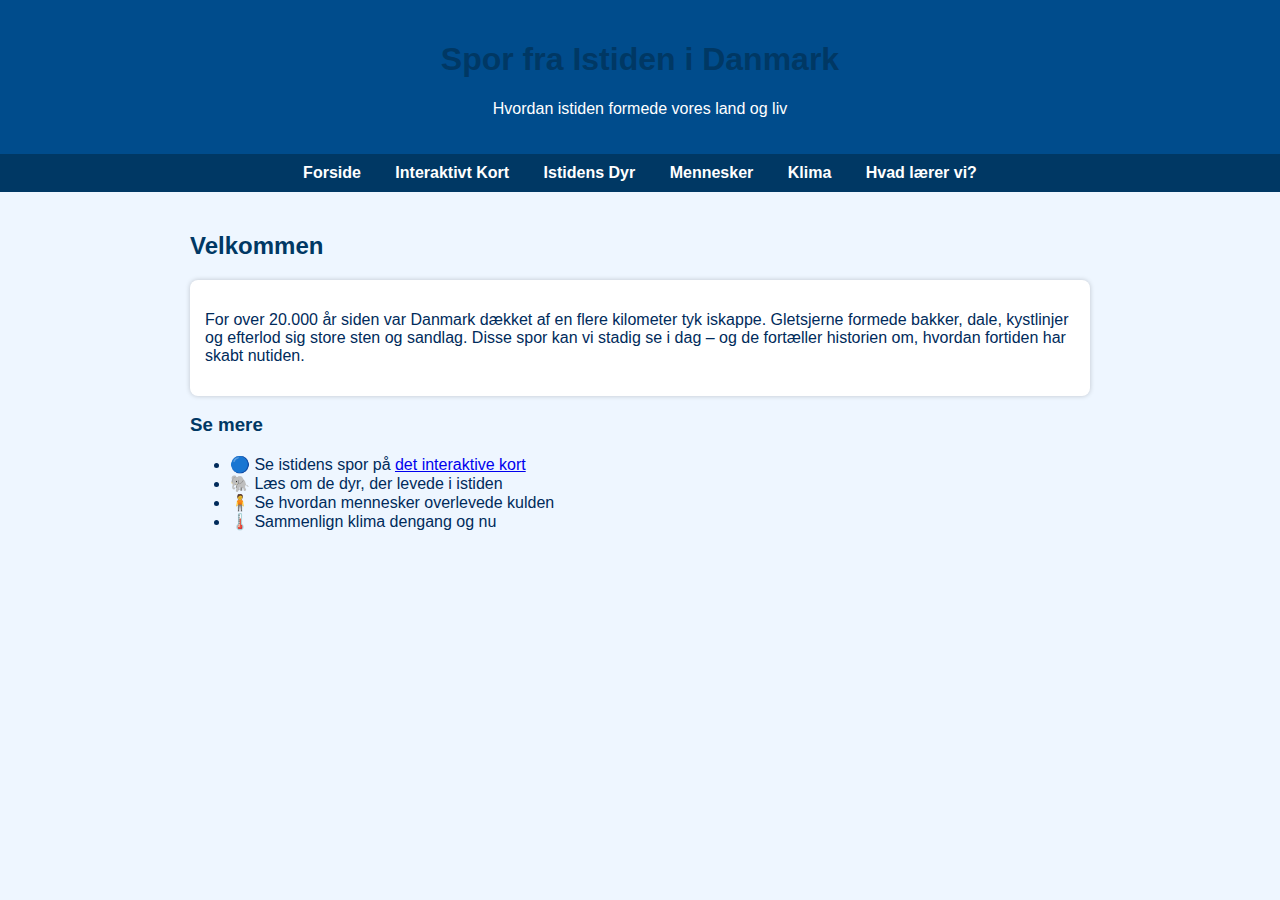
<file: index.html>
<!DOCTYPE html>
<html lang="da">
<head>
    <meta charset="UTF-8">
    <title>Spor fra Istiden i Danmark</title>
    <link rel="stylesheet" href="style.css">
</head>
<body>

<header>
    <h1>Spor fra Istiden i Danmark</h1>
    <p>Hvordan istiden formede vores land og liv</p>
</header>

<nav>
    <a href="index.html">Forside</a>
    <a href="kort.html">Interaktivt Kort</a>
    <a href="dyr.html">Istidens Dyr</a>
    <a href="mennesker.html">Mennesker</a>
    <a href="klima.html">Klima</a>
    <a href="laering.html">Hvad lærer vi?</a>
</nav>

<div class="container">
    <h2>Velkommen</h2>
    <div class="card">
        <p>For over 20.000 år siden var Danmark dækket af en flere kilometer tyk iskappe. 
        Gletsjerne formede bakker, dale, kystlinjer og efterlod sig store sten og sandlag. 
        Disse spor kan vi stadig se i dag – og de fortæller historien om, hvordan fortiden har skabt nutiden.</p>
    </div>

    <h3>Se mere</h3>
    <ul>
        <li>🔵 Se istidens spor på <a href="kort.html">det interaktive kort</a></li>
        <li>🐘 Læs om de dyr, der levede i istiden</li>
        <li>🧍 Se hvordan mennesker overlevede kulden</li>
        <li>🌡️ Sammenlign klima dengang og nu</li>
    </ul>
</div>

</body>
</html>
</file>
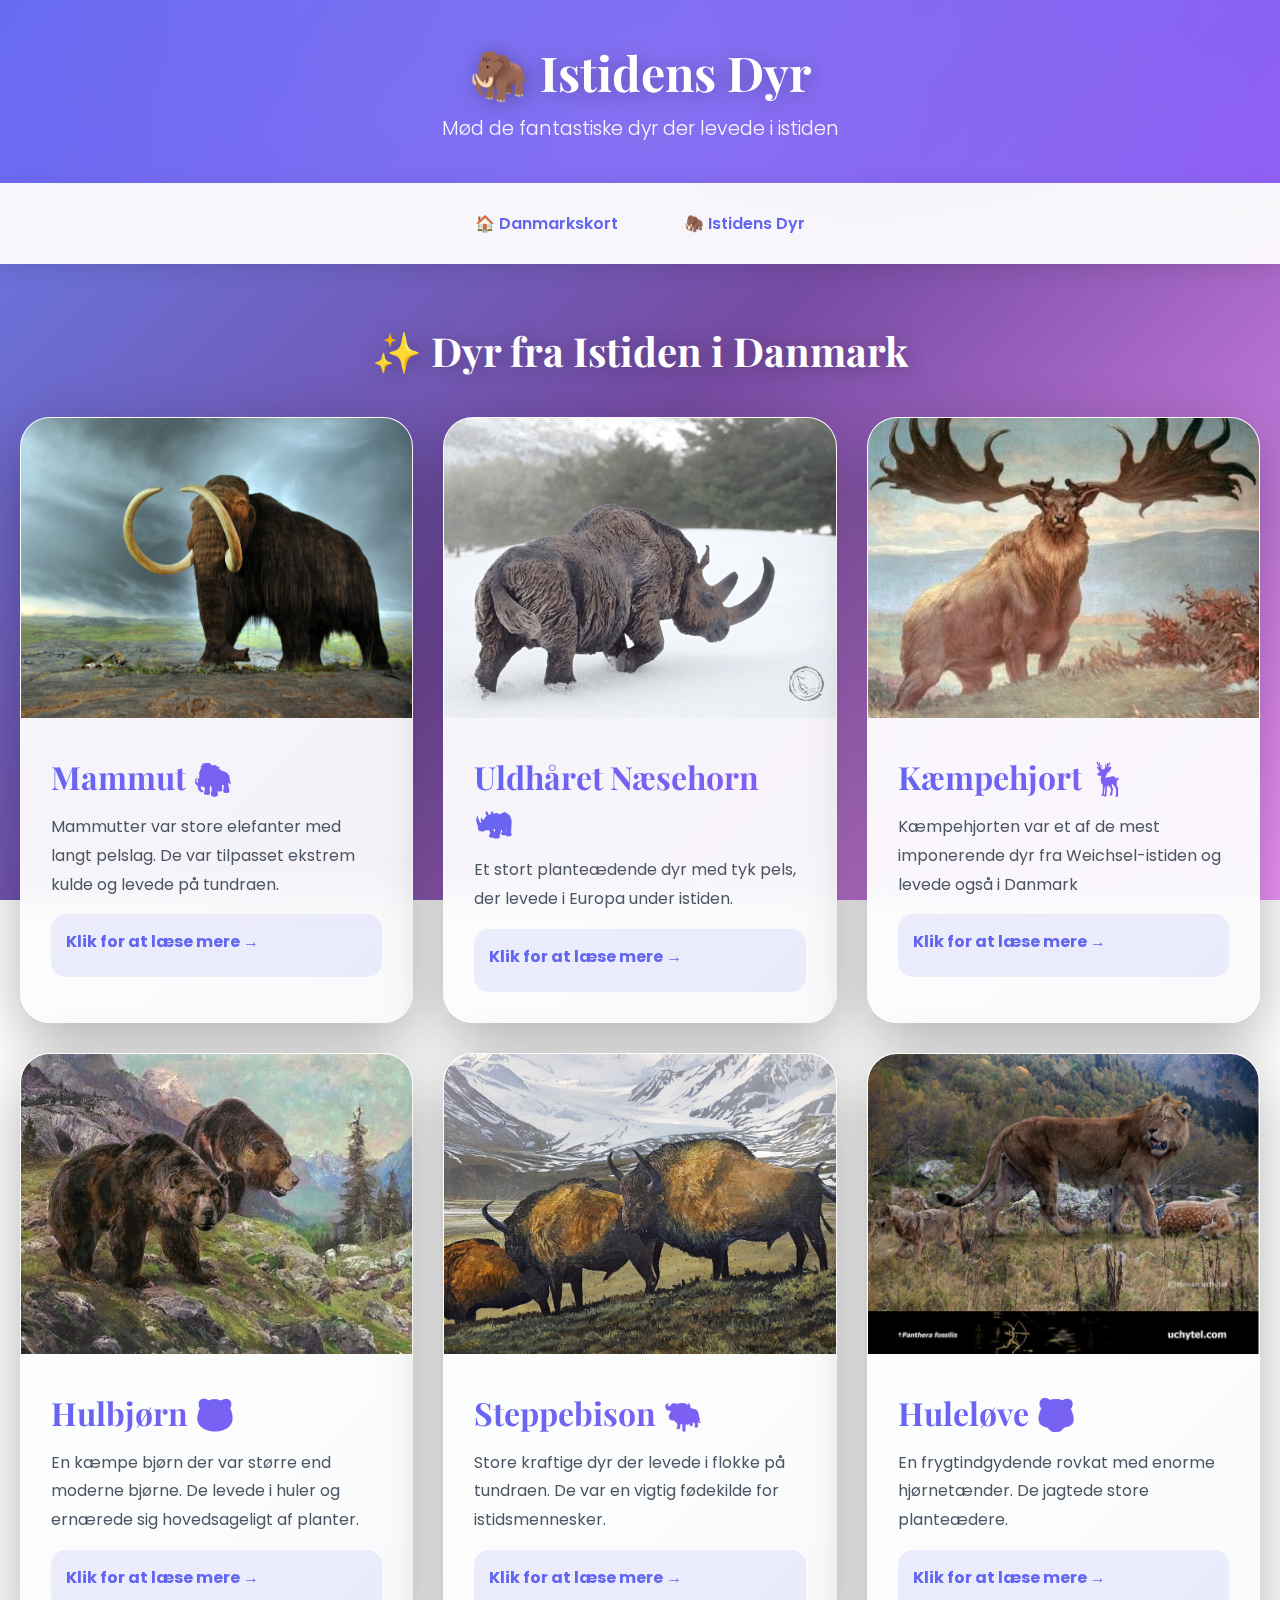
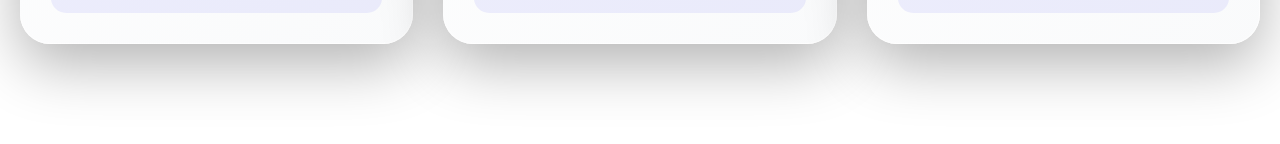
<file: dyr.html>
<!DOCTYPE html>
<html lang="da">
<head>
    <meta charset="UTF-8">
    <meta name="viewport" content="width=device-width, initial-scale=1.0">
    <title>Istidens Dyr</title>
    <link href="https://fonts.googleapis.com/css2?family=Poppins:wght@300;400;600;700&family=Playfair+Display:wght@700&display=swap" rel="stylesheet">
    <style>
        * {
            margin: 0;
            padding: 0;
            box-sizing: border-box;
        }
        
        body {
            font-family: 'Poppins', sans-serif;
            background: linear-gradient(135deg, #667eea 0%, #764ba2 50%, #f093fb 100%);
            background-attachment: fixed;
            color: #2d3748;
            min-height: 100vh;
        }
        
        header {
            background: linear-gradient(135deg, rgba(99, 102, 241, 0.95) 0%, rgba(139, 92, 246, 0.95) 100%);
            backdrop-filter: blur(10px);
            color: white;
            padding: 40px 20px;
            text-align: center;
            box-shadow: 0 10px 40px rgba(0, 0, 0, 0.3);
            position: relative;
            overflow: hidden;
        }
        
        header::before {
            content: '';
            position: absolute;
            top: -50%;
            left: -50%;
            width: 200%;
            height: 200%;
            background: radial-gradient(circle, rgba(255,255,255,0.1) 0%, transparent 70%);
            animation: glow 8s ease-in-out infinite;
        }
        
        @keyframes glow {
            0%, 100% { transform: translate(0, 0); }
            50% { transform: translate(30px, 30px); }
        }
        
        header h1 {
            font-family: 'Playfair Display', serif;
            font-size: 3em;
            font-weight: 700;
            margin-bottom: 10px;
            text-shadow: 2px 2px 20px rgba(0, 0, 0, 0.3);
            position: relative;
            z-index: 1;
        }
        
        header p {
            font-size: 1.2em;
            font-weight: 300;
            opacity: 0.95;
            position: relative;
            z-index: 1;
        }
        
        nav {
            background: rgba(255, 255, 255, 0.95);
            backdrop-filter: blur(10px);
            padding: 20px;
            text-align: center;
            box-shadow: 0 5px 20px rgba(0, 0, 0, 0.1);
            position: sticky;
            top: 0;
            z-index: 100;
        }
        
        nav a {
            color: #6366f1;
            margin: 0 15px;
            text-decoration: none;
            font-weight: 600;
            transition: all 0.3s ease;
            padding: 8px 16px;
            border-radius: 20px;
            display: inline-block;
        }
        
        nav a:hover {
            background: linear-gradient(135deg, #6366f1 0%, #8b5cf6 100%);
            color: white;
            transform: translateY(-2px);
            box-shadow: 0 5px 15px rgba(99, 102, 241, 0.4);
        }
        
        .container {
            max-width: 1400px;
            margin: 40px auto;
            padding: 20px;
        }
        
        h2 {
            font-family: 'Playfair Display', serif;
            color: white;
            text-align: center;
            margin-bottom: 40px;
            font-size: 2.5em;
            text-shadow: 2px 2px 20px rgba(0, 0, 0, 0.3);
            animation: fadeInDown 0.8s ease;
        }
        
        @keyframes fadeInDown {
            from {
                opacity: 0;
                transform: translateY(-20px);
            }
            to {
                opacity: 1;
                transform: translateY(0);
            }
        }
        
        .animals-grid {
            display: grid;
            grid-template-columns: repeat(auto-fit, minmax(350px, 1fr));
            gap: 30px;
            margin-bottom: 40px;
        }
        
        .animal-card {
            background: linear-gradient(135deg, rgba(255, 255, 255, 0.95) 0%, rgba(249, 250, 251, 0.95) 100%);
            backdrop-filter: blur(20px);
            border-radius: 30px;
            overflow: hidden;
            box-shadow: 0 20px 60px rgba(0, 0, 0, 0.3);
            transition: all 0.4s ease;
            cursor: pointer;
            border: 1px solid rgba(255, 255, 255, 0.5);
            animation: fadeInUp 0.8s ease;
        }
        
        @keyframes fadeInUp {
            from {
                opacity: 0;
                transform: translateY(30px);
            }
            to {
                opacity: 1;
                transform: translateY(0);
            }
        }
        
        .animal-card:hover {
            transform: translateY(-10px) scale(1.02);
            box-shadow: 0 30px 80px rgba(99, 102, 241, 0.4);
        }
        
        .animal-image {
            width: 100%;
            height: 300px;
            object-fit: cover;
            transition: transform 0.4s ease;
        }
        
        .animal-card:hover .animal-image {
            transform: scale(1.1);
        }
        
        .animal-content {
            padding: 30px;
        }
        
        .animal-content h3 {
            font-family: 'Playfair Display', serif;
            background: linear-gradient(135deg, #6366f1 0%, #8b5cf6 100%);
            -webkit-background-clip: text;
            -webkit-text-fill-color: transparent;
            background-clip: text;
            font-size: 2em;
            margin-bottom: 15px;
        }
        
        .animal-content p {
            color: #4b5563;
            line-height: 1.8;
            font-size: 1em;
            margin-bottom: 15px;
        }
        
        .animal-facts {
            background: rgba(99, 102, 241, 0.1);
            padding: 15px;
            border-radius: 15px;
            margin-top: 15px;
        }
        
        .animal-facts strong {
            color: #6366f1;
            display: block;
            margin-bottom: 8px;
        }
        
        .animal-facts ul {
            list-style: none;
            padding-left: 0;
        }
        
        .animal-facts li {
            padding: 5px 0;
            color: #4b5563;
        }
        
        .animal-facts li:before {
            content: "🔹 ";
            margin-right: 8px;
        }
        
        /* Modal styles */
        .modal {
            display: none;
            position: fixed;
            z-index: 1000;
            left: 0;
            top: 0;
            width: 100%;
            height: 100%;
            background: rgba(0, 0, 0, 0.8);
            backdrop-filter: blur(10px);
            animation: fadeIn 0.3s ease;
        }
        
        @keyframes fadeIn {
            from { opacity: 0; }
            to { opacity: 1; }
        }
        
        .modal-content {
            background: linear-gradient(135deg, rgba(255, 255, 255, 0.98) 0%, rgba(249, 250, 251, 0.98) 100%);
            margin: 5% auto;
            padding: 40px;
            border-radius: 30px;
            max-width: 800px;
            box-shadow: 0 30px 90px rgba(0, 0, 0, 0.5);
            animation: slideIn 0.4s ease;
            max-height: 85vh;
            overflow-y: auto;
        }
        
        @keyframes slideIn {
            from {
                transform: translateY(-50px);
                opacity: 0;
            }
            to {
                transform: translateY(0);
                opacity: 1;
            }
        }
        
        .close {
            color: #6366f1;
            float: right;
            font-size: 35px;
            font-weight: bold;
            cursor: pointer;
            transition: all 0.3s ease;
        }
        
        .close:hover {
            color: #8b5cf6;
            transform: scale(1.2);
        }
        
        .modal-image {
            width: 100%;
            height: 400px;
            object-fit: cover;
            border-radius: 20px;
            margin-bottom: 20px;
        }
        
        /* Slideshow styles */
        .slideshow-container {
            position: relative;
            max-width: 100%;
            margin: 20px auto;
            border-radius: 20px;
            overflow: hidden;
            box-shadow: 0 15px 40px rgba(0, 0, 0, 0.3);
        }
        
        .slide {
            display: none;
            position: relative;
            width: 100%;
            height: 450px;
            animation: fadeSlide 0.5s ease;
        }
        
        .slide.active {
            display: block;
        }
        
        @keyframes fadeSlide {
            from { opacity: 0; }
            to { opacity: 1; }
        }
        
        .slide img {
            width: 100%;
            height: 100%;
            object-fit: cover;
        }
        
        .slide-caption {
            position: absolute;
            bottom: 0;
            left: 0;
            right: 0;
            background: linear-gradient(to top, rgba(0,0,0,0.9), transparent);
            color: white;
            padding: 25px;
            font-size: 1.1em;
            font-weight: 600;
        }
        
        .slide-nav {
            position: absolute;
            top: 50%;
            transform: translateY(-50%);
            background: linear-gradient(135deg, rgba(99, 102, 241, 0.9) 0%, rgba(139, 92, 246, 0.9) 100%);
            color: white;
            border: none;
            padding: 15px 20px;
            cursor: pointer;
            font-size: 24px;
            border-radius: 50%;
            width: 50px;
            height: 50px;
            display: flex;
            align-items: center;
            justify-content: center;
            transition: all 0.3s ease;
            z-index: 10;
            box-shadow: 0 5px 15px rgba(0, 0, 0, 0.3);
        }
        
        .slide-nav:hover {
            transform: translateY(-50%) scale(1.1);
            box-shadow: 0 8px 25px rgba(99, 102, 241, 0.6);
        }
        
        .slide-nav.prev {
            left: 15px;
        }
        
        .slide-nav.next {
            right: 15px;
        }
        
        .slide-dots {
            text-align: center;
            padding: 15px 0;
        }
        
        .dot {
            height: 12px;
            width: 12px;
            margin: 0 5px;
            background: rgba(99, 102, 241, 0.3);
            border-radius: 50%;
            display: inline-block;
            cursor: pointer;
            transition: all 0.3s ease;
        }
        
        .dot.active {
            background: linear-gradient(135deg, #6366f1 0%, #8b5cf6 100%);
            width: 30px;
            border-radius: 6px;
        }
        
        .dot:hover {
            background: rgba(99, 102, 241, 0.6);
        }
        
        @media (max-width: 768px) {
            header h1 {
                font-size: 2em;
            }
            
            h2 {
                font-size: 1.8em;
            }
            
            .animals-grid {
                grid-template-columns: 1fr;
            }
            
            nav a {
                margin: 5px;
                font-size: 14px;
            }
        }
    </style>
</head>
<body>
<header>
    <h1>🦣 Istidens Dyr</h1>
    <p>Mød de fantastiske dyr der levede i istiden</p>
</header>

<nav>
    <a href="index.html">🏠 Danmarkskort</a>
    <a href="dyr.html">🦣 Istidens Dyr</a>
</nav>

<div class="container">
    <h2>✨ Dyr fra Istiden i Danmark</h2>
    
    <div class="animals-grid" id="animalsGrid"></div>
</div>

<!-- Modal -->
<div id="animalModal" class="modal">
    <div class="modal-content">
        <span class="close">&times;</span>
        <div id="modalBody"></div>
    </div>
</div>

<script>
    const animals = [
        {
            name: 'Mammut 🦣',
            images: [
                { url: 'mammut.jpg', caption: 'Mammut' },
                { url: 'mammut2.jpg', caption: 'Mammut I forhold til menneske' }
            ],
            shortDesc: 'Mammutter var store elefanter med langt pelslag. De var tilpasset ekstrem kulde og levede på tundraen.',
            fullDesc: 'Mammutter var ikoniske istidsdyr der levede i Danmark for omkring 20.000 år siden. De kunne blive op til 4 meter høje og veje 6 tons. Deres lange, buede stødtænder blev brugt til at grave i sneen efter føde.',
            facts: [
                'Højde: Op til 4 meter',
                'Vægt: 4-6 tons',
                'Pels: Tyk, ulden pels med lange hår',
                'Føde: Græs, urter, buske',
                'Levested: Kolde tundraområder'
            ]
        },
        {
            name: 'Uldhåret Næsehorn 🦏',
            images: [
                { url: 'nasehorn2.jpg', caption: 'Uldhåret Næsehorn' },
                { url: 'nasehorn1.jpg', caption: 'Uldhåret Næsehorn i forhold til menneske' }
            ],
            shortDesc: 'Et stort planteædende dyr med tyk pels, der levede i Europa under istiden.',
            fullDesc: 'Det uldhårede næsehorn var perfekt tilpasset istidens kolde klima. Med sin tykke pels og kraftige krop kunne det overleve i de barske forhold. De havde to horn - et stort på næsen og et mindre på panden.',
            facts: [
                'Højde: 1.5-2 meter ved skulderen',
                'Vægt: 1.5-3 tons',
                'Horn: To horn, det forreste op til 1 meter',
                'Pels: Tyk, ulden underpels',
                'Føde: Græsser og lave planter'
            ]
        },
        {
            name: 'Kæmpehjort 🦌',
            images: [
                { url: 'rensdyr1.jpg', caption: 'Kæmpehjort' },
                { url: 'rensdyr2.jpg', caption: 'Kæmpehjort i forhold til menneske' }
            ],
            shortDesc: 'Kæmpehjorten var et af de mest imponerende dyr fra Weichsel-istiden og levede også i Danmark',
            fullDesc: 'især kendt for sine enorme gevirer, som kunne blive bredere end en voksen mand er høj. Selvom den kaldes “kæmpehjort”, var selve kroppen ikke meget større end en elgs, men gevirerne gjorde den helt unik. Den levede i åbne landskaber, hvor der var god plads til at bære de enorme gevirer.',
            facts: [
                'Højde: 1.8-2.1 meter ved skulderen',
                'Vægt: 500-700 kg',
                'Gevier: Op til 3.5 meter i spænd og op mod 40kg',
                'Føde: Græs, blade og urter',
                'Særligt: Åbne stepper og let skov i Europa og Asien'
            ]
        },
        {
            name: 'Hulbjørn 🐻',
            images: [
                { url: 'hulebjoern1.jpg', caption: 'Hulebjørn' },
                { url: 'hulebjoern2.jpg', caption: 'Hulebjørn i forhold til menneske' }
            ],
            shortDesc: 'En kæmpe bjørn der var større end moderne bjørne. De levede i huler og ernærede sig hovedsageligt af planter.',
            fullDesc: 'Hulbjørnen var en af de største bjørne der nogensinde har levet. På trods af deres størrelse var de primært planteædere. De fik deres navn fordi deres knogler ofte blev fundet i huler, hvor de gik i hi om vinteren.',
            facts: [
                'Højde: Op til 3.5 meter på bagben',
                'Vægt: 400-600 kg',
                'Føde: Primært planter, bær, rødder',
                'Levested: Bjerge og skovområder',
                'Særligt: Overvintrerede i huler'
            ]
        },
        {
            name: 'Steppebison 🐃',
            images: [
                { url: 'steppebison1.jpg', caption: 'Steppebison' },
                { url: 'steppebison2.jpg', caption: 'Steppebison i forhold til menneske' }
            ],
            shortDesc: 'Store kraftige dyr der levede i flokke på tundraen. De var en vigtig fødekilde for istidsmennesker.',
            fullDesc: 'Steppebisonen var større end moderne bison og havde længere horn. De levede i store flokke på de åbne græssletter. Mennesker jagtede dem ved at drive dem ud over klipper eller ind i fælder.',
            facts: [
                'Højde: 2-2.5 meter',
                'Vægt: 800-1000 kg',
                'Horn: Store, buede horn',
                'Føde: Græs og urter',
                'Særligt: Levede i store flokke'
            ]
        },
        {
            name: 'Huleløve 🐯',
            images: [
                { url: 'loeve.jpg', caption: 'Huleløve' },
                { url: 'loeve2.jpg', caption: 'Huleløve i forhold til menneske' }
            ],
            shortDesc: 'En frygtindgydende rovkat med enorme hjørnetænder. De jagtede store planteædere.',
            fullDesc: 'Huleløven var et af istidens mest frygtede rovdyr. Deres karakteristiske lange hjørnetænder kunne blive op til 28 cm lange og blev brugt til at give et dødeligt bid i halsen på deres bytte.',
            facts: [
                'Længde: Op til 2.5 meter',
                'Vægt: 200-400 kg',
                'Tænder: Sabeltænder op til 28 cm',
                'Føde: Store planteædere',
                'Særligt: Jagtede i grupper'
            ]
        }
    ];
    
    const modal = document.getElementById('animalModal');
    const closeBtn = document.getElementsByClassName('close')[0];
    const animalsGrid = document.getElementById('animalsGrid');
    
    let currentSlide = 0;
    let currentAnimal = null;
    
    // Create animal cards
    animals.forEach((animal, index) => {
        const card = document.createElement('div');
        card.className = 'animal-card';
        card.style.animationDelay = `${index * 0.1}s`;
        card.innerHTML = `
            <img src="${animal.images[0].url}" alt="${animal.name}" class="animal-image" onerror="this.src='https://via.placeholder.com/400x300/6366f1/ffffff?text=${encodeURIComponent(animal.name)}'">
            <div class="animal-content">
                <h3>${animal.name}</h3>
                <p>${animal.shortDesc}</p>
                <div class="animal-facts">
                    <strong>Klik for at læse mere →</strong>
                </div>
            </div>
        `;
        card.onclick = () => openModal(animal);
        animalsGrid.appendChild(card);
    });
    
    function openModal(animal) {
        currentAnimal = animal;
        currentSlide = 0;
        
        const modalBody = document.getElementById('modalBody');
        let factsHTML = '<ul>';
        animal.facts.forEach(fact => {
            factsHTML += `<li>${fact}</li>`;
        });
        factsHTML += '</ul>';
        
        let slideshowHTML = '<div class="slideshow-container" id="animalSlideshow">';
        animal.images.forEach((img, index) => {
            slideshowHTML += `
                <div class="slide ${index === 0 ? 'active' : ''}">
                    <img src="${img.url}" alt="${animal.name}" onerror="this.src='https://via.placeholder.com/800x450/6366f1/ffffff?text=${encodeURIComponent(animal.name)}'">
                    <div class="slide-caption">${img.caption}</div>
                </div>
            `;
        });
        slideshowHTML += `
            <button class="slide-nav prev" onclick="changeAnimalSlide(-1)">❮</button>
            <button class="slide-nav next" onclick="changeAnimalSlide(1)">❯</button>
        </div>`;
        
        let dotsHTML = '<div class="slide-dots">';
        animal.images.forEach((img, index) => {
            dotsHTML += `<span class="dot ${index === 0 ? 'active' : ''}" onclick="goToAnimalSlide(${index})"></span>`;
        });
        dotsHTML += '</div>';
        
        modalBody.innerHTML = `
            <h3 style="font-family: 'Playfair Display', serif; background: linear-gradient(135deg, #6366f1 0%, #8b5cf6 100%); -webkit-background-clip: text; -webkit-text-fill-color: transparent; font-size: 2.5em; margin-bottom: 20px;">${animal.name}</h3>
            ${slideshowHTML}
            ${dotsHTML}
            <p style="color: #4b5563; line-height: 1.8; font-size: 1.1em; margin: 20px 0;">${animal.fullDesc}</p>
            <div class="animal-facts">
                <strong style="font-size: 1.3em; margin-bottom: 15px;">📋 Fakta:</strong>
                ${factsHTML}
            </div>
        `;
        modal.style.display = 'block';
    }
    
    function changeAnimalSlide(direction) {
        const slides = document.querySelectorAll('#animalSlideshow .slide');
        const dots = document.querySelectorAll('.slide-dots .dot');
        
        slides[currentSlide].classList.remove('active');
        dots[currentSlide].classList.remove('active');
        
        currentSlide = (currentSlide + direction + currentAnimal.images.length) % currentAnimal.images.length;
        
        slides[currentSlide].classList.add('active');
        dots[currentSlide].classList.add('active');
    }
    
    function goToAnimalSlide(index) {
        const slides = document.querySelectorAll('#animalSlideshow .slide');
        const dots = document.querySelectorAll('.slide-dots .dot');
        
        slides[currentSlide].classList.remove('active');
        dots[currentSlide].classList.remove('active');
        
        currentSlide = index;
        
        slides[currentSlide].classList.add('active');
        dots[currentSlide].classList.add('active');
    }
    
    closeBtn.onclick = function() {
        modal.style.display = 'none';
    }
    
    window.onclick = function(event) {
        if (event.target == modal) {
            modal.style.display = 'none';
        }
    }
</script>
</body>
</html>
</file>
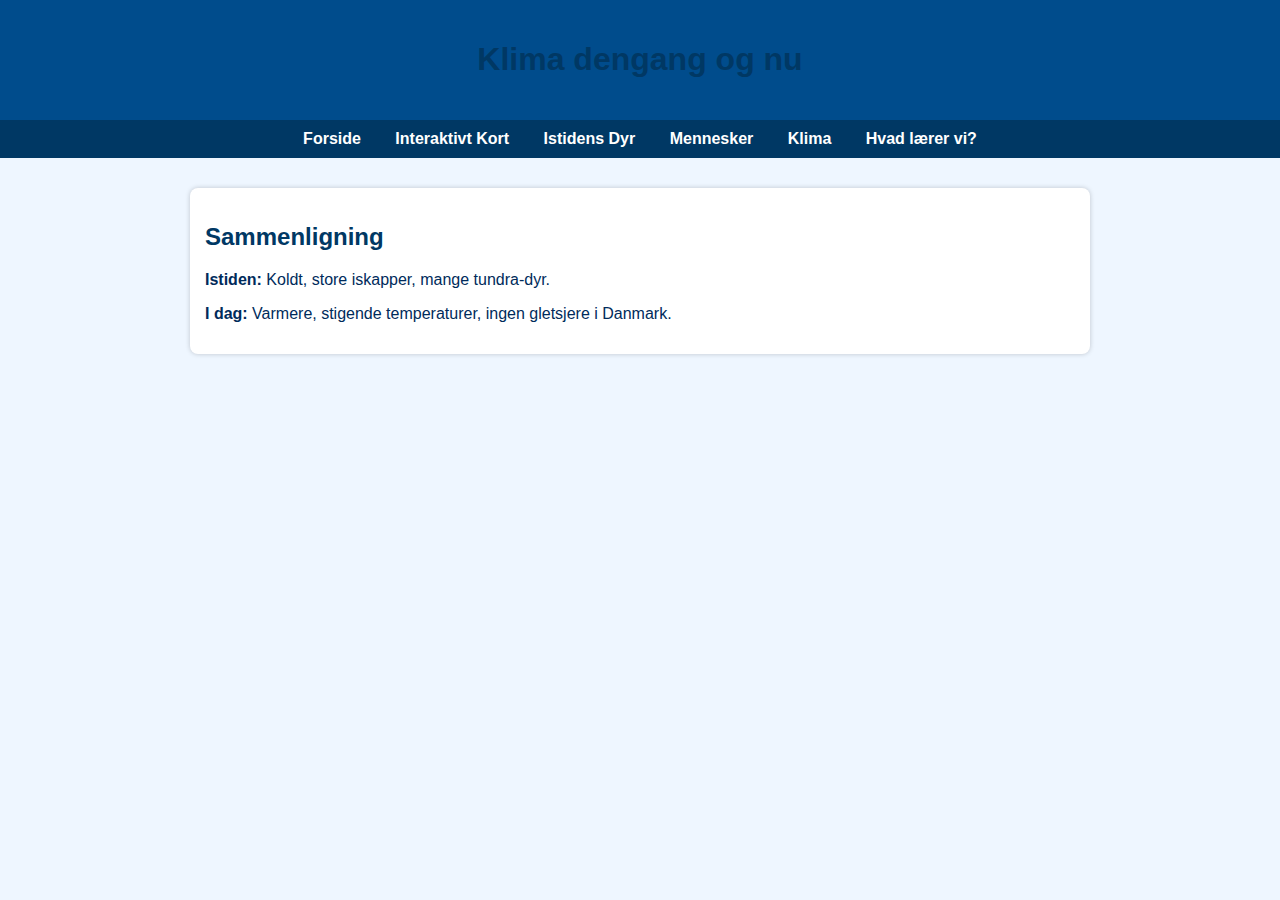
<file: klima.html>
<!DOCTYPE html>
<html lang="da">
<head>
    <meta charset="UTF-8">
    <title>Klima dengang og nu</title>
    <link rel="stylesheet" href="style.css">
</head>
<body>

<header><h1>Klima dengang og nu</h1></header>

<nav>
    <a href="index.html">Forside</a>
    <a href="kort.html">Interaktivt Kort</a>
    <a href="dyr.html">Istidens Dyr</a>
    <a href="mennesker.html">Mennesker</a>
    <a href="klima.html">Klima</a>
    <a href="laering.html">Hvad lærer vi?</a>
</nav>

<div class="container">
    <div class="card">
        <h2>Sammenligning</h2>
        <p><strong>Istiden:</strong> Koldt, store iskapper, mange tundra-dyr.</p>
        <p><strong>I dag:</strong> Varmere, stigende temperaturer, ingen gletsjere i Danmark.</p>
    </div>
</div>

</body>
</html>
</file>
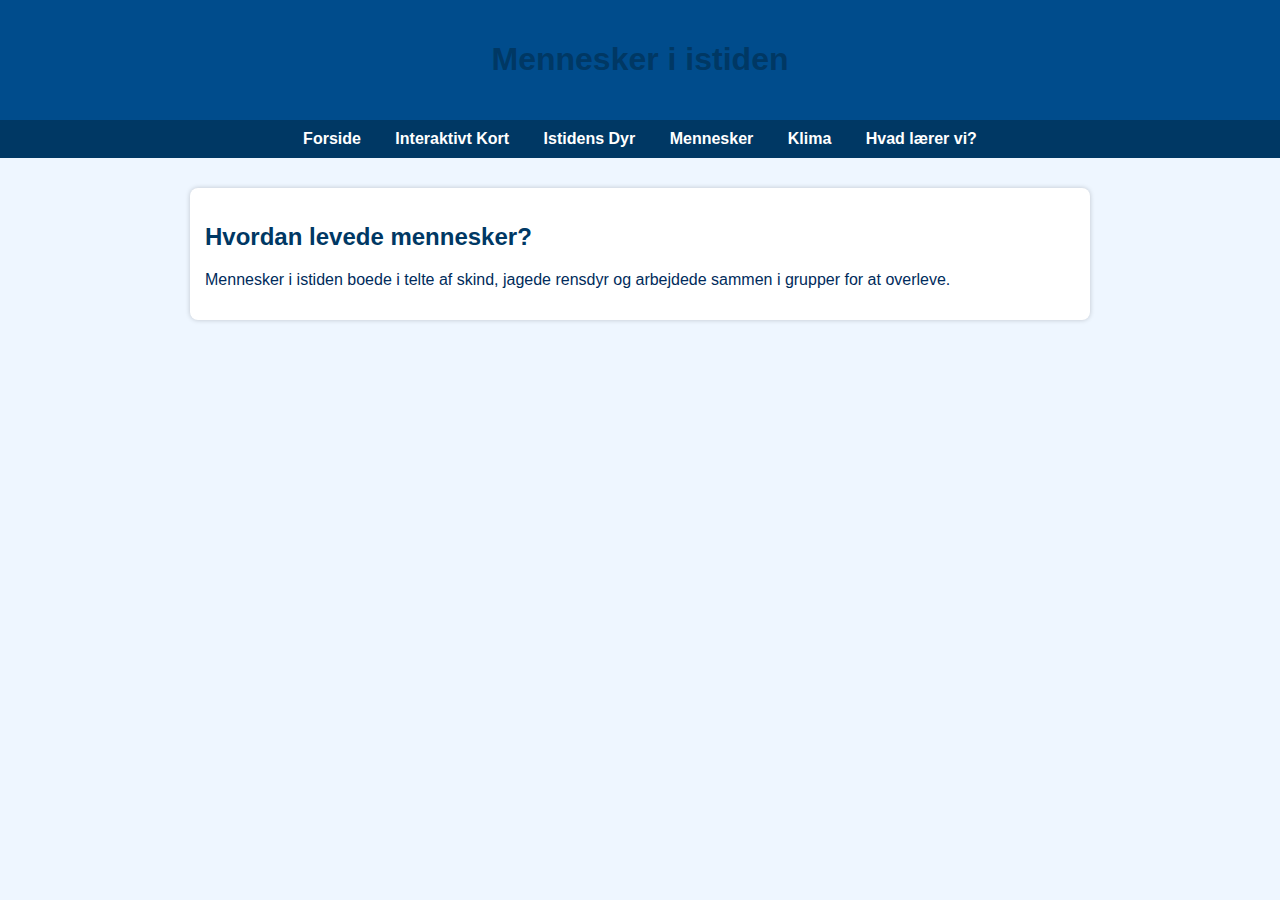
<file: mennesker.html>
<!DOCTYPE html>
<html lang="da">
<head>
    <meta charset="UTF-8">
    <title>Mennesker i istiden</title>
    <link rel="stylesheet" href="style.css">
</head>
<body>

<header><h1>Mennesker i istiden</h1></header>

<nav>
    <a href="index.html">Forside</a>
    <a href="kort.html">Interaktivt Kort</a>
    <a href="dyr.html">Istidens Dyr</a>
    <a href="mennesker.html">Mennesker</a>
    <a href="klima.html">Klima</a>
    <a href="laering.html">Hvad lærer vi?</a>
</nav>

<div class="container">
    <div class="card">
        <h2>Hvordan levede mennesker?</h2>
        <p>Mennesker i istiden boede i telte af skind, jagede rensdyr og arbejdede sammen i grupper for at overleve.</p>
    </div>
</div>

</body>
</html>
</file>
<file: style.css>
body {
    margin: 0;
    font-family: Arial, sans-serif;
    background: #eef6ff;
    color: #002b5b;
}

header {
    background: #004c8c;
    color: white;
    padding: 20px;
    text-align: center;
}

nav {
    background: #003864;
    padding: 10px;
    text-align: center;
}

nav a {
    color: white;
    margin: 0 15px;
    text-decoration: none;
    font-weight: bold;
}

nav a:hover {
    text-decoration: underline;
}

.container {
    max-width: 900px;
    margin: auto;
    padding: 20px;
}

h1, h2, h3 {
    color: #003864;
}

.card {
    background: white;
    padding: 15px;
    margin: 10px 0;
    border-radius: 8px;
    box-shadow: 0 0 5px rgba(0,0,0,0.2);
}

.map-area {
    position: relative;
    width: 100%;
    max-width: 600px;
}

.hotspot {
    position: absolute;
    background: rgba(0, 123, 255, 0.7);
    color: white;
    padding: 5px;
    border-radius: 4px;
    cursor: pointer;
}
</file>
